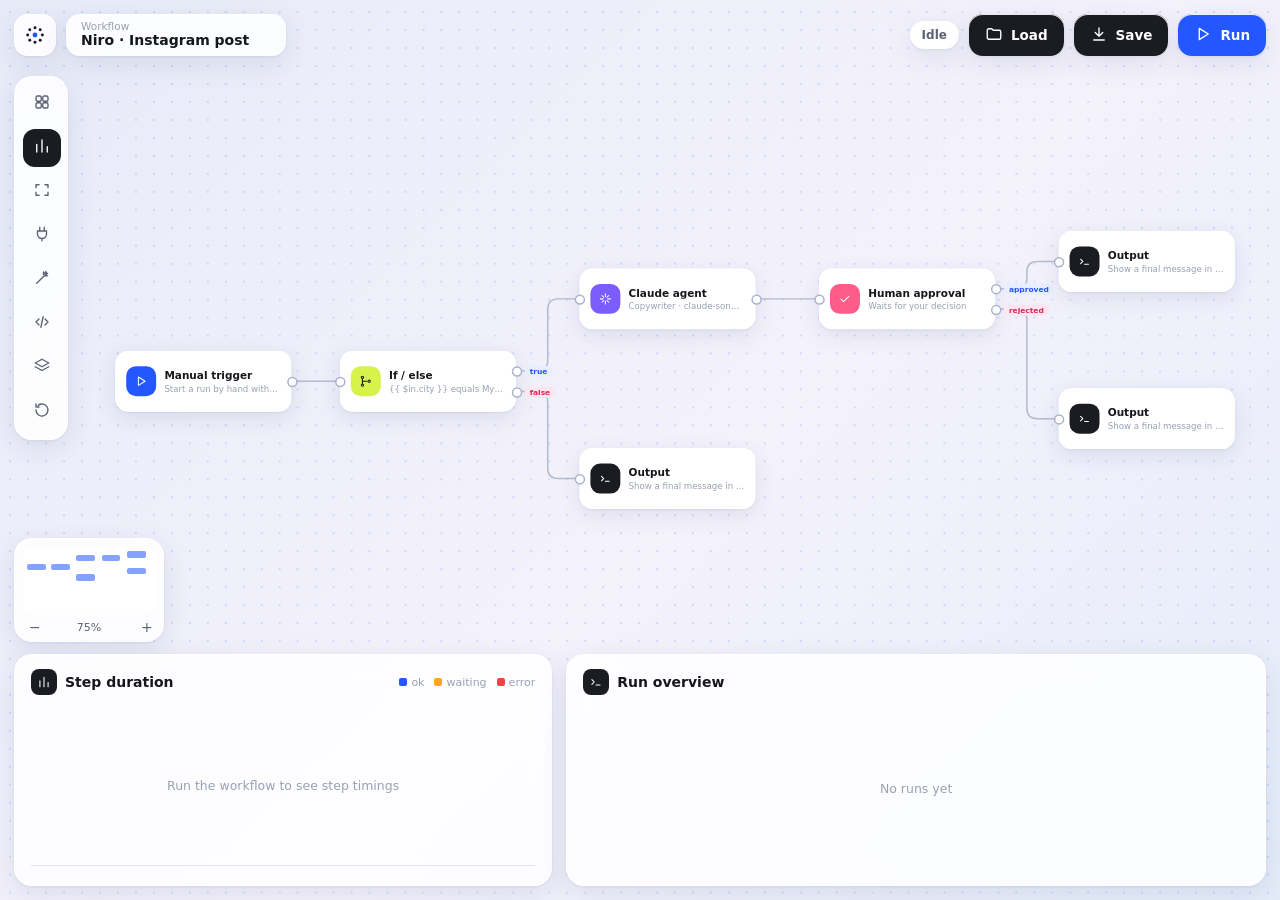
<file: web/index.html>
<!doctype html>
<html lang="en">
<head>
<meta charset="utf-8">
<meta name="viewport" content="width=device-width, initial-scale=1, maximum-scale=1">
<title>Outpulse Flow · playground</title>
<link rel="stylesheet" href="style.css">
</head>
<body>
<div id="canvas"><div id="world"><svg id="edges"></svg><div id="nodes"></div></div></div>

<div id="top">
  <div class="glass pill brand" title="Outpulse Flow">
    <svg viewBox="0 0 24 24" fill="#15171c"><circle cx="12" cy="4" r="1.6"/><circle cx="12" cy="20" r="1.6"/><circle cx="4" cy="12" r="1.6"/><circle cx="20" cy="12" r="1.6"/><circle cx="6.3" cy="6.3" r="1.6"/><circle cx="17.7" cy="17.7" r="1.6"/><circle cx="6.3" cy="17.7" r="1.6"/><circle cx="17.7" cy="6.3" r="1.6"/><circle cx="12" cy="12" r="2.6" fill="#2457ff"/></svg>
  </div>
  <div class="glass pill wfname"><small>Workflow</small><input id="wfname" value="Untitled" spellcheck="false"></div>
  <div class="spacer"></div>
  <div id="status" class="status">Idle</div>
  <button class="btn dark" id="loadBtn"><span data-i="folder"></span>Load</button>
  <button class="btn dark" id="saveBtn"><span data-i="download"></span>Save</button>
  <button class="btn blue" id="runBtn"><span data-i="play"></span>Run</button>
</div>

<div id="rail" class="glass">
  <button class="on" data-panel="palette" title="Nodes"><span data-i="grid"></span></button>
  <button class="on" data-panel="bottom" title="Run log"><span data-i="chart"></span></button>
  <button id="fitBtn" title="Fit to screen"><span data-i="fit"></span></button>
  <button id="connBtn" title="Connections"><span data-i="plug"></span></button>
  <button id="aiBtn" title="Build with AI"><span data-i="wand"></span></button>
  <button id="nodeBtn" title="Create your own node"><span data-i="code"></span></button>
  <button id="tidyBtn" title="Tidy layout"><span data-i="layers"></span></button>
  <button id="clearBtn" title="Clear run"><span data-i="reset"></span></button>
</div>

<div id="palette" class="glass panel">
  <div class="search"><span data-i="search"></span><input id="q" placeholder="Quick search"></div>
  <div id="plist"></div>
</div>

<div id="inspector" class="glass panel hidden"></div>

<div id="mini" class="glass"><div class="map" id="map"></div>
  <div class="zoom"><button id="zout">−</button><span id="zpct">100%</span><button id="zin">+</button></div></div>

<div id="approval" class="glass hidden"><b>Approval needed</b><p id="apmsg"></p>
  <div class="row2"><button class="btn sm" id="rej" style="background:#2c2f37;color:#fff">Reject</button><button class="btn sm" id="app" style="background:var(--lime);color:var(--ink)">Approve</button></div></div>

<div id="bottom">
  <div class="glass card"><h4><span class="k" data-i="chart"></span>Step duration<span class="legend"><span><i style="background:var(--blue)"></i>ok</span><span><i style="background:var(--amber)"></i>waiting</span><span><i style="background:var(--red)"></i>error</span></span></h4>
    <div id="bars"></div><div id="bars-x"></div></div>
  <div class="glass card"><h4><span class="k" data-i="terminal"></span>Run overview</h4><div class="tbl" id="tbl"></div></div>
</div>

<div id="loadmenu" class="glass hidden"></div>
<div id="modal" class="hidden"></div>
<div id="toast"></div>
<script type="module" src="app.js"></script>
</body>
</html>
</file>
<file: web/style.css>
:root {
  --bg1: #e7ebf8; --bg2: #f4f2fb; --card: rgba(255,255,255,.86); --solid: #fff;
  --ink: #15171c; --ink2: #5b6172; --ink3: #9aa0b3; --line: #e3e6f1;
  --blue: #2457ff; --blue-soft: #e8eeff; --lime: #d8f24c; --pink: #ff5c8a; --amber: #ffa621; --green: #19b46b; --red: #ef4444; --violet: #7a5cff;
  --dark: #1a1c21;
  --r: 18px; --shadow: 0 1px 0 rgba(255,255,255,.9) inset, 0 8px 28px rgba(40,52,110,.10), 0 1px 3px rgba(40,52,110,.08);
  font-family: "Inter", "Outfit", ui-sans-serif, system-ui, -apple-system, "Segoe UI", sans-serif;
}
* { box-sizing: border-box; }
html, body { margin: 0; height: 100%; overflow: hidden; color: var(--ink); background: linear-gradient(135deg, var(--bg1), var(--bg2) 55%, #e4ecf9); }
button, input, select, textarea { font: inherit; color: inherit; }
button { cursor: pointer; border: 0; background: none; }
svg.i { width: 18px; height: 18px; stroke: currentColor; fill: none; stroke-width: 1.8; stroke-linecap: round; stroke-linejoin: round; flex: none; }

/* canvas */
#canvas { position: absolute; inset: 0; touch-action: none; cursor: grab; background-image: radial-gradient(circle, rgba(36,87,255,.16) 1.2px, transparent 1.3px); background-size: 24px 24px; }
#canvas.panning { cursor: grabbing; }
#world { position: absolute; left: 0; top: 0; transform-origin: 0 0; }
#edges { position: absolute; left: 0; top: 0; width: 1px; height: 1px; overflow: visible; pointer-events: none; }
#edges path.hit { pointer-events: stroke; stroke: transparent; stroke-width: 16; fill: none; cursor: pointer; }
#edges path.line { fill: none; stroke: #b4bad0; stroke-width: 2; transition: stroke .2s; }
#edges path.line.sel { stroke: var(--ink); }
#edges path.line.on { stroke: var(--blue); stroke-dasharray: 6 5; animation: flow 1s linear infinite; }
#edges path.line.on.alt { stroke: var(--pink); }
@keyframes flow { to { stroke-dashoffset: -22; } }
#edges .chip rect { fill: #fff; stroke: var(--line); }
#edges .chip text { font-size: 11px; fill: var(--ink2); font-weight: 600; }

/* nodes */
.node { position: absolute; width: 236px; height: 82px; background: var(--solid); border-radius: var(--r); box-shadow: var(--shadow); padding: 12px 14px; display: flex; gap: 11px; align-items: center; user-select: none; touch-action: none; cursor: grab; border: 1.5px solid transparent; transition: border-color .15s, box-shadow .15s; }
.node:hover { box-shadow: 0 10px 30px rgba(36,87,255,.16); }
.node.sel { border-color: var(--blue); }
.node.running { border-color: var(--blue); animation: pulse 1.1s ease-in-out infinite; }
.node.waiting { border-color: var(--amber); animation: pulse 1.1s ease-in-out infinite; }
.node.error { border-color: var(--red); }
@keyframes pulse { 50% { box-shadow: 0 0 0 7px rgba(36,87,255,.12); } }
.badge { width: 40px; height: 40px; border-radius: 13px; display: grid; place-items: center; color: #fff; flex: none; background: var(--blue); }
.badge.dark { background: var(--dark); } .badge.lime { background: var(--lime); color: var(--ink); } .badge.pink { background: var(--pink); } .badge.violet { background: var(--violet); }
.ntext { min-width: 0; flex: 1; }
.ntitle { font-weight: 650; font-size: 14px; white-space: nowrap; overflow: hidden; text-overflow: ellipsis; }
.nsub { font-size: 11.5px; color: var(--ink3); margin-top: 3px; white-space: nowrap; overflow: hidden; text-overflow: ellipsis; }
.dot { position: absolute; top: 10px; right: 12px; width: 8px; height: 8px; border-radius: 50%; background: transparent; }
.dot.ok { background: var(--green); } .dot.error { background: var(--red); } .dot.running, .dot.waiting { background: var(--amber); }
.port { position: absolute; width: 14px; height: 14px; border-radius: 50%; background: #fff; border: 2px solid #aab2cc; z-index: 3; transform: translate(-50%, -50%); }
.port:hover, .port.hot { border-color: var(--blue); background: var(--blue-soft); transform: translate(-50%, -50%) scale(1.25); }
.port.out { cursor: crosshair; }
.plabel { position: absolute; transform: translate(10px, -50%); font-size: 10px; font-weight: 700; padding: 2px 7px; border-radius: 99px; background: var(--blue-soft); color: var(--blue); pointer-events: none; }
.plabel.alt { background: #ffe5ed; color: #d42b5b; }

/* floating chrome */
.glass { background: var(--card); backdrop-filter: blur(14px); -webkit-backdrop-filter: blur(14px); border-radius: var(--r); box-shadow: var(--shadow); border: 1px solid rgba(255,255,255,.7); }
#top { position: absolute; top: 14px; left: 14px; right: 14px; display: flex; gap: 10px; align-items: center; z-index: 10; }
.pill { height: 42px; padding: 0 14px; display: flex; align-items: center; gap: 10px; border-radius: 14px; }
.brand { width: 42px; padding: 0; justify-content: center; }
.brand svg { width: 22px; height: 22px; }
.wfname { flex-direction: column; align-items: flex-start; justify-content: center; gap: 1px; min-width: 150px; }
.wfname small { font-size: 10.5px; color: var(--ink3); line-height: 1; }
.wfname input { border: 0; background: none; font-weight: 650; font-size: 14px; width: 190px; padding: 0; outline: none; line-height: 1.2; }
.spacer { flex: 1; }
.btn { height: 42px; padding: 0 16px; border-radius: 14px; display: flex; align-items: center; gap: 8px; font-weight: 600; font-size: 13.5px; background: var(--solid); box-shadow: var(--shadow); }
.btn.dark { background: var(--dark); color: #fff; } .btn.blue { background: var(--blue); color: #fff; } .btn:disabled { opacity: .5; cursor: default; }
.btn.sm { height: 34px; padding: 0 12px; border-radius: 11px; font-size: 12.5px; }
.status { font-size: 12px; font-weight: 600; padding: 7px 12px; border-radius: 99px; background: #fff; color: var(--ink2); box-shadow: var(--shadow); }
.status.ok { color: var(--green); } .status.failed { color: var(--red); } .status.running { color: var(--blue); } .status.waiting { color: #c77700; }

#rail { position: absolute; left: 14px; top: 76px; width: 54px; padding: 8px; display: flex; flex-direction: column; gap: 6px; z-index: 10; }
#rail button { width: 38px; height: 38px; border-radius: 12px; display: grid; place-items: center; color: var(--ink2); }
#rail button:hover { background: #eef1fb; }
#rail button.on { background: var(--dark); color: #fff; }

.panel { position: absolute; z-index: 9; padding: 14px; }
#palette { left: 80px; top: 76px; width: 258px; max-height: calc(100vh - 372px); overflow: auto; }
#palette.hidden, #inspector.hidden, #bottom.hidden { display: none; }
.search { display: flex; align-items: center; gap: 8px; background: #fff; border-radius: 12px; padding: 0 12px; height: 38px; margin-bottom: 10px; box-shadow: 0 0 0 1px var(--line) inset; color: var(--ink3); }
.search input { border: 0; outline: 0; background: none; flex: 1; font-size: 13px; color: var(--ink); min-width: 0; }
.group { font-size: 10.5px; letter-spacing: .08em; text-transform: uppercase; color: var(--ink3); margin: 12px 4px 6px; font-weight: 700; }
.item { display: flex; gap: 10px; align-items: center; width: 100%; text-align: left; padding: 7px; border-radius: 12px; }
.item:hover { background: #eef1fb; }
.item .badge { width: 32px; height: 32px; border-radius: 10px; }
.item b { font-size: 13px; font-weight: 600; display: block; } .item span { font-size: 11px; color: var(--ink3); display: block; line-height: 1.25; }

#inspector { right: 14px; top: 76px; width: 300px; max-height: calc(100vh - 330px); overflow: auto; }
#inspector h3 { margin: 0 0 2px; font-size: 15px; } #inspector .sub { color: var(--ink3); font-size: 12px; margin-bottom: 12px; }
.field { margin-bottom: 11px; } .field label { display: block; font-size: 11.5px; color: var(--ink2); font-weight: 600; margin-bottom: 5px; }
.field input, .field select, .field textarea { width: 100%; border: 0; background: #fff; box-shadow: 0 0 0 1px var(--line) inset; border-radius: 11px; padding: 9px 11px; font-size: 13px; outline: none; }
.field textarea { min-height: 78px; resize: vertical; font-family: ui-monospace, "SF Mono", Menlo, monospace; font-size: 12px; }
.field input:focus, .field select:focus, .field textarea:focus { box-shadow: 0 0 0 2px var(--blue) inset; }
.hint { font-size: 11px; color: var(--ink3); margin: -4px 0 10px; }
pre.out { margin: 0; background: #12141a; color: #d6dcf5; padding: 11px; border-radius: 12px; font-size: 11.5px; overflow: auto; max-height: 160px; white-space: pre-wrap; word-break: break-word; }
.row2 { display: flex; gap: 8px; margin-top: 12px; }

#mini { position: absolute; left: 14px; bottom: 258px; width: 150px; height: 104px; padding: 8px; z-index: 9; }
#mini .map { position: absolute; inset: 8px 8px 26px 8px; background: #fff; border-radius: 10px; overflow: hidden; }
#mini .map i { position: absolute; background: var(--blue); opacity: .55; border-radius: 2px; }
#mini .zoom { position: absolute; left: 8px; right: 8px; bottom: 4px; display: flex; justify-content: space-between; align-items: center; font-size: 11px; color: var(--ink2); }
#mini .zoom button { width: 20px; height: 20px; border-radius: 6px; font-size: 14px; line-height: 1; }
#mini .zoom button:hover { background: #eef1fb; }

#bottom { position: absolute; left: 14px; right: 14px; bottom: 14px; height: 232px; display: grid; grid-template-columns: minmax(280px, 1fr) minmax(320px, 1.3fr); gap: 14px; z-index: 9; }
#bottom .card { padding: 14px 16px; overflow: hidden; display: flex; flex-direction: column; }
#bottom h4 { margin: 0 0 10px; font-size: 14px; display: flex; align-items: center; gap: 8px; }
#bottom h4 .k { width: 26px; height: 26px; border-radius: 8px; background: var(--dark); color: #fff; display: grid; place-items: center; } #bottom h4 .k svg { width: 14px; height: 14px; }
.legend { margin-left: auto; font-size: 11px; color: var(--ink3); font-weight: 500; display: flex; gap: 10px; }
.legend i { display: inline-block; width: 8px; height: 8px; border-radius: 2px; margin-right: 4px; }
#bars { flex: 1; display: flex; align-items: flex-end; gap: 12px; padding: 0 4px; border-bottom: 1px solid var(--line); min-height: 0; }
#bars .col { flex: 1; display: flex; flex-direction: column; align-items: center; justify-content: flex-end; height: 100%; min-width: 0; }
#bars .bar { width: 100%; max-width: 30px; border-radius: 7px 7px 3px 3px; background: var(--blue); min-height: 6px; position: relative; transition: height .3s; }
#bars .bar.error { background: var(--red); } #bars .bar.waiting { background: var(--amber); }
#bars .bar span { position: absolute; top: -17px; left: 50%; transform: translateX(-50%); font-size: 10px; color: var(--ink2); white-space: nowrap; font-weight: 600; }
#bars-x { display: flex; gap: 12px; padding: 5px 4px 0; } #bars-x div { flex: 1; font-size: 10px; color: var(--ink3); text-align: center; white-space: nowrap; overflow: hidden; text-overflow: ellipsis; }
.empty { color: var(--ink3); font-size: 12.5px; margin: auto; text-align: center; }
table { width: 100%; border-collapse: collapse; font-size: 12.5px; }
.tbl { overflow: auto; flex: 1; }
th { text-align: left; font-size: 11px; color: var(--ink3); font-weight: 600; padding: 4px 6px 8px; position: sticky; top: 0; background: #fbfbfe; }
td { padding: 8px 6px; border-top: 1px solid var(--line); } tr.r { cursor: pointer; } tr.r:hover td { background: #f3f5fd; }
.tag { padding: 3px 9px; border-radius: 99px; font-size: 11px; font-weight: 700; }
.tag.ok { background: #dcf7ea; color: #0f8a50; } .tag.error { background: #ffe0e0; color: #c62828; } .tag.running { background: var(--blue-soft); color: var(--blue); } .tag.waiting { background: #fff0d6; color: #b46a00; }

#approval { position: absolute; left: 50%; top: 70px; transform: translateX(-50%); z-index: 20; padding: 14px 16px; width: min(420px, calc(100vw - 28px)); background: var(--dark); color: #fff; }
#approval.hidden { display: none; }
#approval p { margin: 0 0 12px; font-size: 13px; white-space: pre-wrap; color: #dfe3f5; }
#approval b { font-size: 12px; color: var(--lime); letter-spacing: .06em; text-transform: uppercase; display: block; margin-bottom: 6px; }
#approval .row2 { margin: 0; justify-content: flex-end; }
#approval .btn { box-shadow: none; }

#loadmenu { position: absolute; top: 62px; right: 124px; z-index: 30; padding: 8px; width: 250px; }
#loadmenu.hidden { display: none; }
#loadmenu button { display: block; width: 100%; text-align: left; padding: 9px 11px; border-radius: 10px; font-size: 13px; } #loadmenu button:hover { background: #eef1fb; }
#toast { position: absolute; top: 66px; left: 50%; transform: translateX(-50%); background: var(--dark); color: #fff; padding: 9px 16px; border-radius: 99px; font-size: 12.5px; z-index: 40; opacity: 0; transition: opacity .2s; pointer-events: none; }
#toast.show { opacity: 1; }

@media (max-width: 900px) {
  #palette { width: calc(100vw - 94px); max-height: 50vh; }
  #inspector { left: 14px; right: 14px; width: auto; top: auto; bottom: 14px; max-height: 45vh; z-index: 12; }
  #bottom { grid-template-columns: 1fr; height: 200px; } #bottom .card:first-child { display: none; }
  #mini, .wfname small, .status { display: none; }
  .wfname { min-width: 0; flex: 1; } .wfname input { width: 100%; }
}

#modal { position: absolute; inset: 0; z-index: 50; background: rgba(21,23,28,.28); display: grid; place-items: center; padding: 14px; }
#modal.hidden { display: none; }
.mcard { width: min(520px, 100%); max-height: calc(100vh - 28px); overflow: auto; padding: 18px; background: #fff; }
.mhead { display: flex; align-items: center; justify-content: space-between; margin-bottom: 12px; font-size: 16px; }
.mhead button { width: 32px; height: 32px; border-radius: 10px; display: grid; place-items: center; } .mhead button:hover { background: #eef1fb; }
.clist { margin-bottom: 14px; } .crow { display: flex; align-items: center; justify-content: space-between; padding: 8px 0; border-top: 1px solid var(--line); }
.crow b { font-size: 13px; display: block; } .crow span { font-size: 11.5px; color: var(--ink3); }
#rail { padding-bottom: 8px; }
</file>
